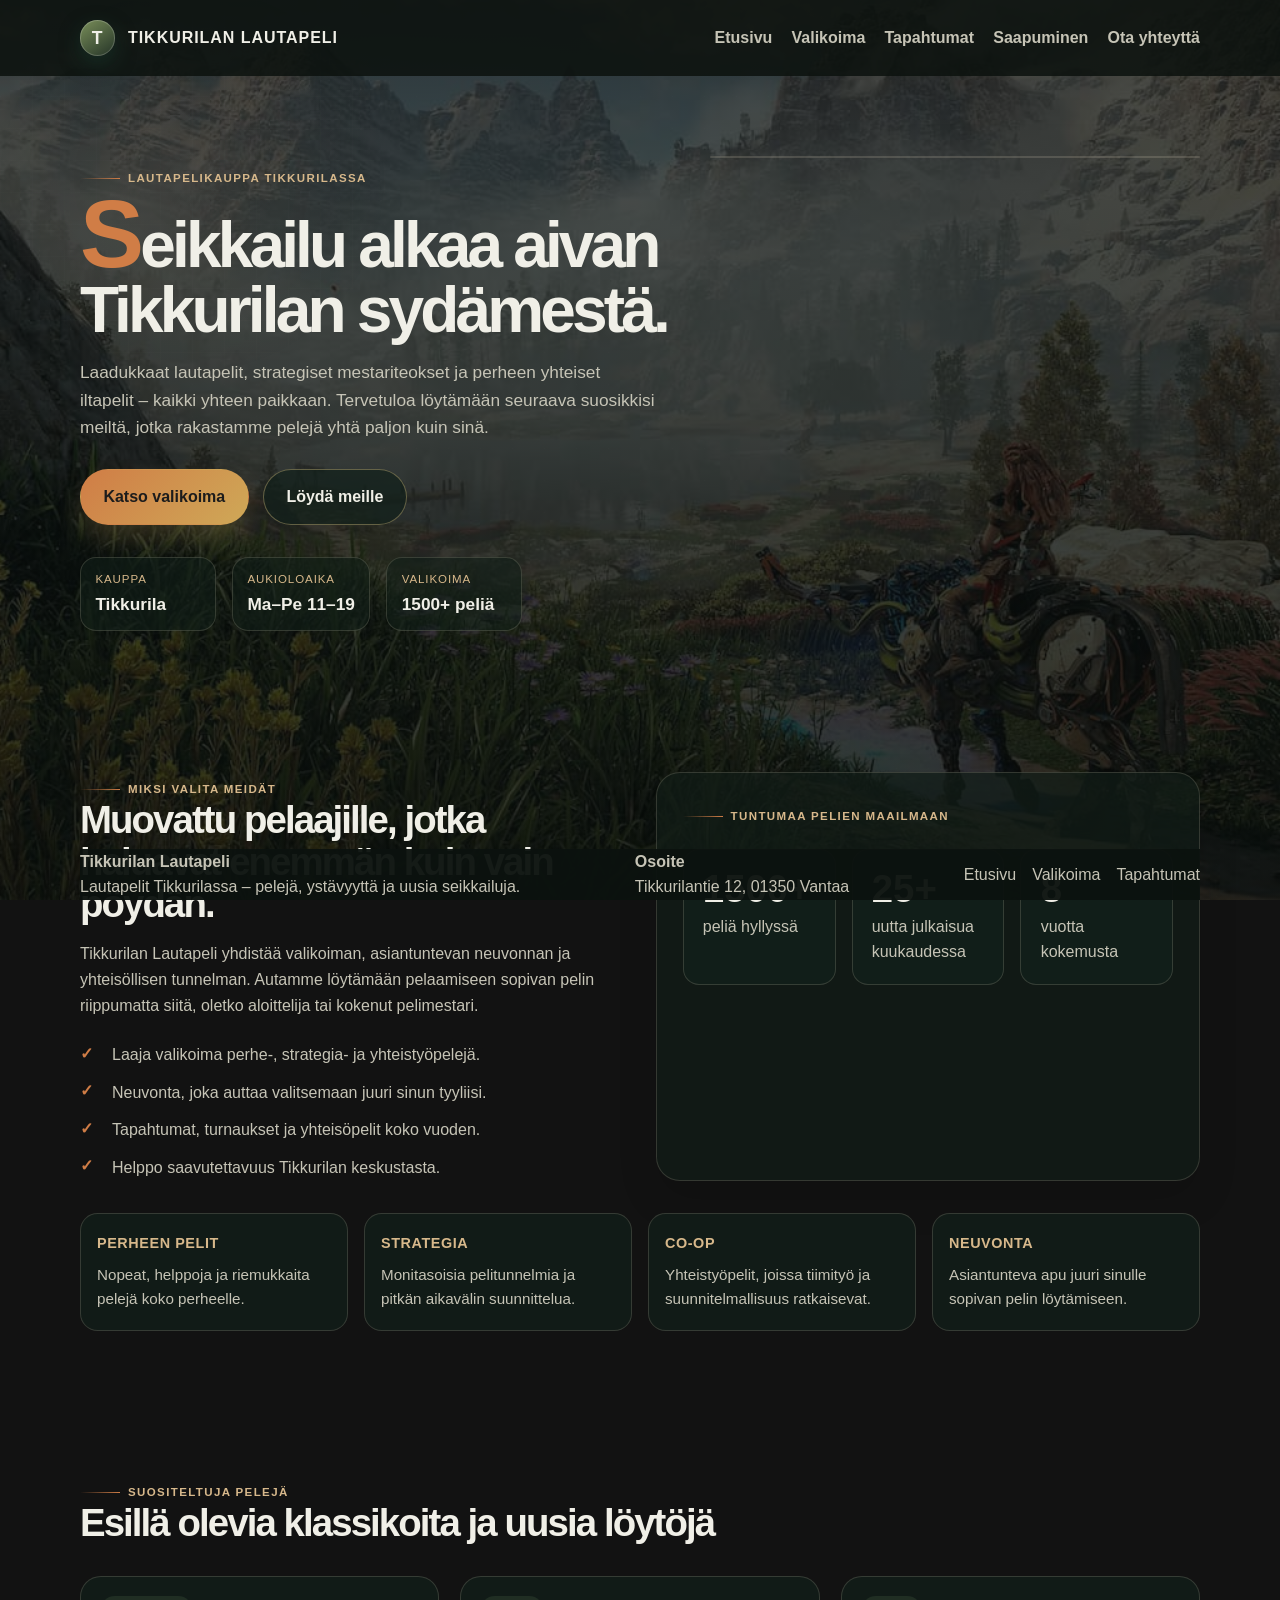
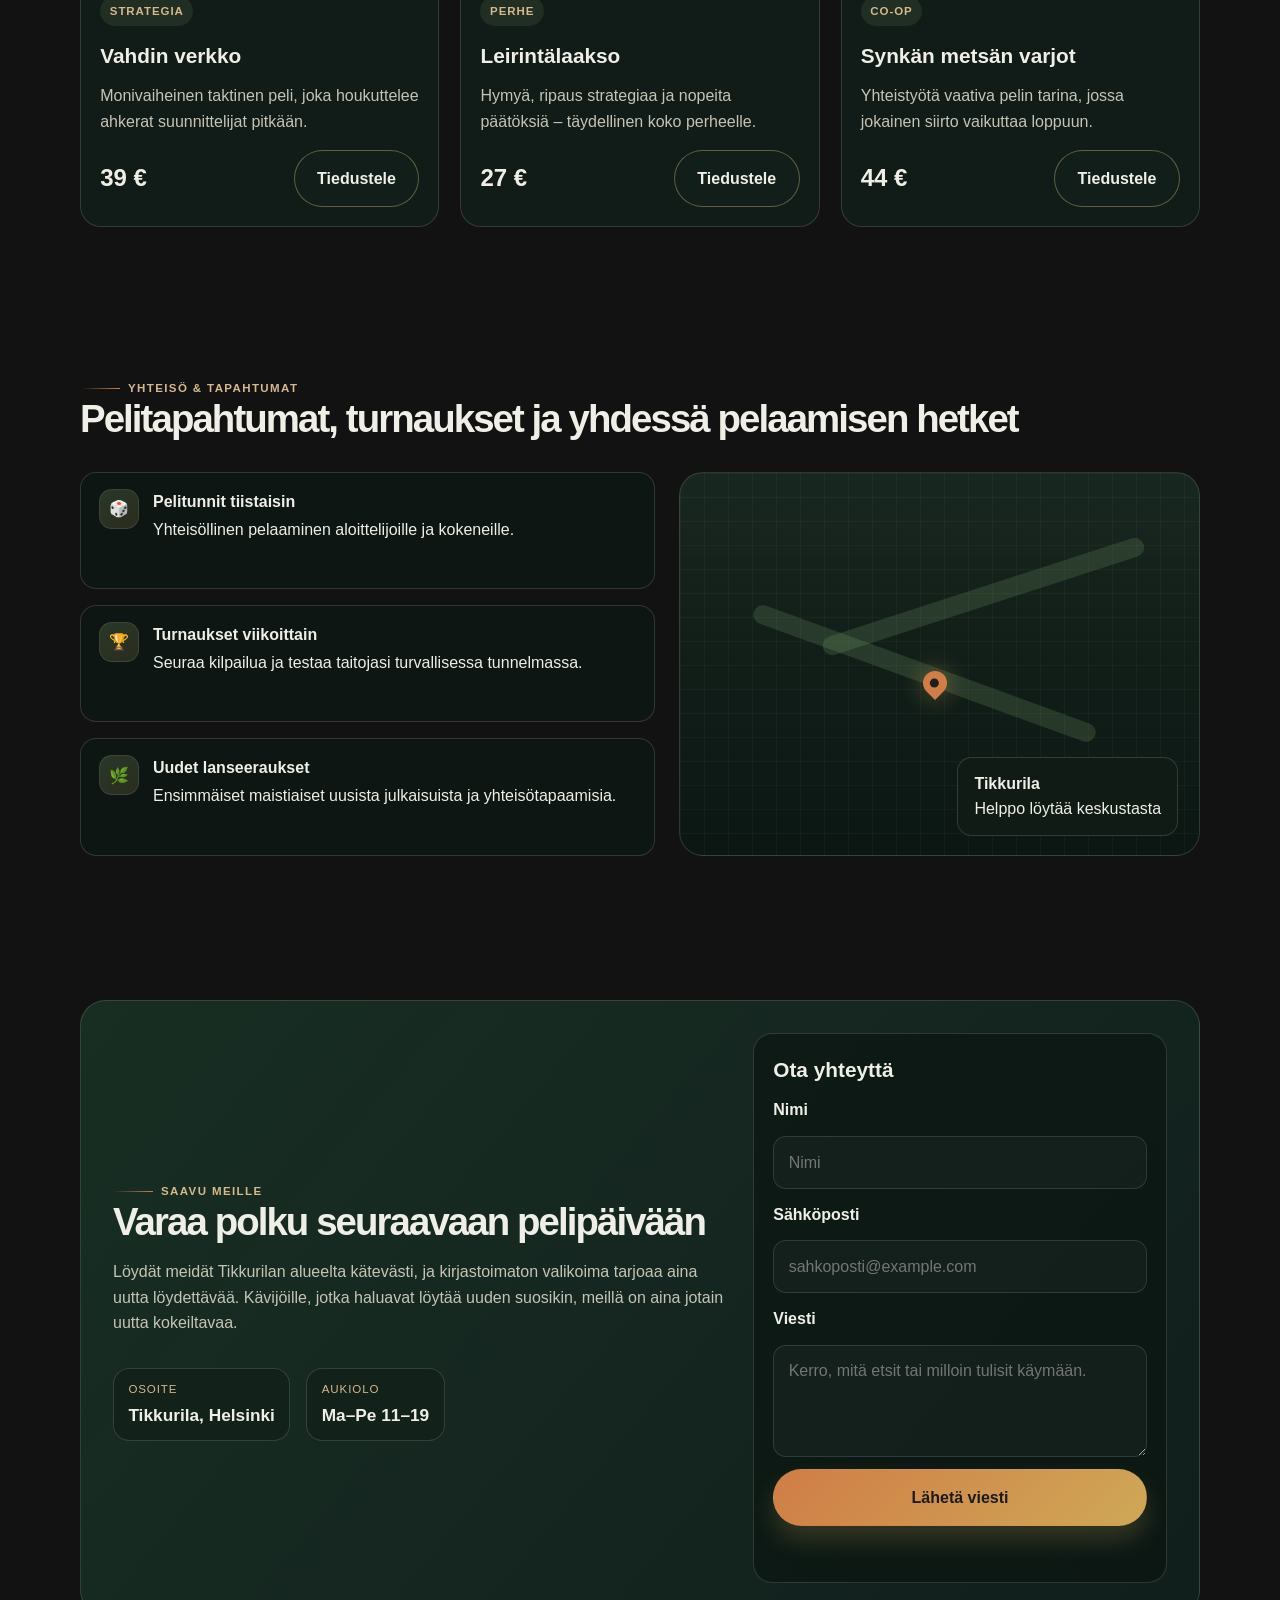
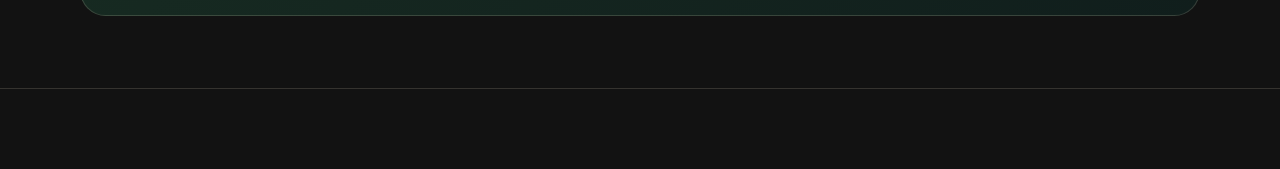
<file: nettisivut.html>
<!DOCTYPE html>
<html lang="fi">
  <head>
    <meta charset="UTF-8" />
    <meta name="viewport" content="width=device-width, initial-scale=1.0" />
    <meta
      name="description"
      content="Lautapelikauppa Tikkurilassa – strategia-, perhe- ja yhteistyöpelit, tapahtumat, neuvonta ja helposti saavutettava myymälä."
    />
    <meta name="theme-color" content="#090d0b" />
    <title>Tikkurilan Lautapeli | Lautapelikauppa Tikkurilassa</title>
    <link rel="stylesheet" href="styles.css" />
    <script src="script.js" defer></script>
  </head>
  <body>
    <a class="skip-link" href="#main-content">Hyppää sisältöön</a>

    <header class="site-header">
      <div class="container header-inner">
        <a href="#top" class="brand" aria-label="Tikkurilan Lautapeli etusivulle">
          <span class="brand-mark" aria-hidden="true">T</span>
          <span>Tikkurilan Lautapeli</span>
        </a>

        <button type="button" class="nav-toggle" aria-expanded="false" aria-controls="site-nav" aria-label="Avaa valikko">
          Valikko
        </button>

        <nav id="site-nav" class="nav" aria-label="Päävalikko">
          <a href="nettisivut.html">Etusivu</a>
          <a href="valikoima.html">Valikoima</a>
          <a href="tapahtumat.html">Tapahtumat</a>
          <a href="#saapuminen">Saapuminen</a>
          <a href="#ota-yhteytta">Ota yhteyttä</a>
        </nav>
      </div>
    </header>

    <main id="main-content">
      <section class="hero" id="top">
        <div class="container hero-grid">
          <div class="hero-copy">
            <span class="eyebrow">Lautapelikauppa Tikkurilassa</span>
            <h1>Seikkailu alkaa aivan Tikkurilan sydämestä.</h1>
            <p class="subhead">
              Laadukkaat lautapelit, strategiset mestariteokset ja perheen yhteiset iltapelit – kaikki yhteen paikkaan.
              Tervetuloa löytämään seuraava suosikkisi meiltä, jotka rakastamme pelejä yhtä paljon kuin sinä.
            </p>
            <div class="hero-actions">
              <a class="button" href="valikoima.html">Katso valikoima</a>
              <a class="button-secondary" href="#saapuminen">Löydä meille</a>
            </div>

            <div class="mini-meta" aria-label="Kaupan perustiedot">
              <div>
                <span class="meta-label">Kauppa</span>
                <span class="meta-value">Tikkurila</span>
              </div>
              <div>
                <span class="meta-label">Aukioloaika</span>
                <span class="meta-value">Ma–Pe 11–19</span>
              </div>
              <div>
                <span class="meta-label">Valikoima</span>
                <span class="meta-value">1500+ peliä</span>
              </div>
            </div>
          </div>

          <div class="hero-visual" aria-label="Pelien esittelykuva">
            <div class="showcase">
              <div class="board-illustration" aria-hidden="true"></div>

              <div class="floating-card top">
                <strong>4.9/5</strong>
                <span>Asiakasarvioinnit</span>
              </div>

              <div class="floating-card bottom">
                <strong>32</strong>
                <span>Yhteisötilaista peli-iltaa kuukaudessa</span>
              </div>
            </div>
          </div>
        </div>
      </section>

      <section class="section" id="kauppa">
        <div class="container">
          <div class="grid-2">
            <div>
              <span class="eyebrow">Miksi valita meidät</span>
              <h2>Muovattu pelaajille, jotka haluavat enemmän kuin vain pöydän.</h2>
              <p>
                Tikkurilan Lautapeli yhdistää valikoiman, asiantuntevan neuvonnan ja yhteisöllisen tunnelman. Autamme
                löytämään pelaamiseen sopivan pelin riippumatta siitä, oletko aloittelija tai kokenut pelimestari.
              </p>
              <ul class="check-list" aria-label="Kaupan vahvuudet">
                <li>Laaja valikoima perhe-, strategia- ja yhteistyöpelejä.</li>
                <li>Neuvonta, joka auttaa valitsemaan juuri sinun tyyliisi.</li>
                <li>Tapahtumat, turnaukset ja yhteisöpelit koko vuoden.</li>
                <li>Helppo saavutettavuus Tikkurilan keskustasta.</li>
              </ul>
            </div>

            <div class="panel">
              <span class="eyebrow">Tuntumaa pelien maailmaan</span>
              <div class="stats-grid" aria-label="Kaupan lukemat">
                <div class="stat-box">
                  <strong>1500+</strong>
                  <span>peliä hyllyssä</span>
                </div>
                <div class="stat-box">
                  <strong>25+</strong>
                  <span>uutta julkaisua kuukaudessa</span>
                </div>
                <div class="stat-box">
                  <strong>8</strong>
                  <span>vuotta kokemusta</span>
                </div>
              </div>
            </div>
          </div>

          <div class="feature-strip" aria-label="Kaupan palvelut">
            <article>
              <h3>Perheen pelit</h3>
              <p>Nopeat, helppoja ja riemukkaita pelejä koko perheelle.</p>
            </article>
            <article>
              <h3>Strategia</h3>
              <p>Monitasoisia pelitunnelmia ja pitkän aikavälin suunnittelua.</p>
            </article>
            <article>
              <h3>Co-op</h3>
              <p>Yhteistyöpelit, joissa tiimityö ja suunnitelmallisuus ratkaisevat.</p>
            </article>
            <article>
              <h3>Neuvonta</h3>
              <p>Asiantunteva apu juuri sinulle sopivan pelin löytämiseen.</p>
            </article>
          </div>
        </div>
      </section>

      <section class="section" id="valikoima">
        <div class="container">
          <span class="eyebrow">Suositeltuja pelejä</span>
          <h2>Esillä olevia klassikoita ja uusia löytöjä</h2>

          <div class="product-grid" aria-label="Suosittujen pelien valikoima">
            <article class="product-card">
              <div class="product-art" aria-hidden="true"></div>
              <div class="product-meta">
                <span class="tag">strategia</span>
                <h3>Vahdin verkko</h3>
                <p>Monivaiheinen taktinen peli, joka houkuttelee ahkerat suunnittelijat pitkään.</p>
                <div class="price-row">
                  <span class="price">39 €</span>
                  <a href="#ota-yhteytta" class="button-secondary">Tiedustele</a>
                </div>
              </div>
            </article>

            <article class="product-card">
              <div class="product-art" aria-hidden="true" style="background: linear-gradient(135deg, rgba(121, 155, 107, 0.32), rgba(216, 177, 93, 0.08)), linear-gradient(120deg, #25382d, #14271f);"></div>
              <div class="product-meta">
                <span class="tag">perhe</span>
                <h3>Leirintälaakso</h3>
                <p>Hymyä, ripaus strategiaa ja nopeita päätöksiä – täydellinen koko perheelle.</p>
                <div class="price-row">
                  <span class="price">27 €</span>
                  <a href="#ota-yhteytta" class="button-secondary">Tiedustele</a>
                </div>
              </div>
            </article>

            <article class="product-card">
              <div class="product-art" aria-hidden="true" style="background: linear-gradient(135deg, rgba(121, 155, 107, 0.32), rgba(216, 177, 93, 0.08)), linear-gradient(120deg, #22362d, #1b2d24);"></div>
              <div class="product-meta">
                <span class="tag">co-op</span>
                <h3>Synkän metsän varjot</h3>
                <p>Yhteistyötä vaativa pelin tarina, jossa jokainen siirto vaikuttaa loppuun.</p>
                <div class="price-row">
                  <span class="price">44 €</span>
                  <a href="#ota-yhteytta" class="button-secondary">Tiedustele</a>
                </div>
              </div>
            </article>
          </div>
        </div>
      </section>

      <section class="section" id="tapahtumat">
        <div class="container">
          <span class="eyebrow">Yhteisö & tapahtumat</span>
          <h2>Pelitapahtumat, turnaukset ja yhdessä pelaamisen hetket</h2>

          <div class="location-layout">
            <div class="info-stack" aria-label="Tapahtumatiedot">
              <div class="info-item">
                <div class="icon" aria-hidden="true">🎲</div>
                <div>
                  <strong>Pelitunnit tiistaisin</strong>
                  <span>Yhteisöllinen pelaaminen aloittelijoille ja kokeneille.</span>
                </div>
              </div>

              <div class="info-item">
                <div class="icon" aria-hidden="true">🏆</div>
                <div>
                  <strong>Turnaukset viikoittain</strong>
                  <span>Seuraa kilpailua ja testaa taitojasi turvallisessa tunnelmassa.</span>
                </div>
              </div>

              <div class="info-item">
                <div class="icon" aria-hidden="true">🌿</div>
                <div>
                  <strong>Uudet lanseeraukset</strong>
                  <span>Ensimmäiset maistiaiset uusista julkaisuista ja yhteisötapaamisia.</span>
                </div>
              </div>
            </div>

            <div class="map-box" aria-label="Kaupan sijainti kartalla">
              <div class="map-road" aria-hidden="true"></div>
              <div class="pin" aria-hidden="true"></div>
              <div class="map-label">
                <strong>Tikkurila</strong><br />
                <span>Helppo löytää keskustasta</span>
              </div>
            </div>
          </div>
        </div>
      </section>

      <section class="section" id="saapuminen">
        <div class="container">
          <div class="cta-box">
            <div>
              <span class="eyebrow">Saavu meille</span>
              <h2>Varaa polku seuraavaan pelipäivään</h2>
              <p>
                Löydät meidät Tikkurilan alueelta kätevästi, ja kirjastoimaton valikoima tarjoaa aina uutta löydettävää.
                Kävijöille, jotka haluavat löytää uuden suosikin, meillä on aina jotain uutta kokeiltavaa.
              </p>
              <div class="mini-meta">
                <div>
                  <span class="meta-label">Osoite</span>
                  <span class="meta-value">Tikkurila, Helsinki</span>
                </div>
                <div>
                  <span class="meta-label">Aukiolo</span>
                  <span class="meta-value">Ma–Pe 11–19</span>
                </div>
              </div>
            </div>

            <div class="form-box" id="ota-yhteytta">
              <h3>Ota yhteyttä</h3>
              <form id="contact-form" aria-label="Yhteydenottolomake">
                <label for="nimi">Nimi</label>
                <input id="nimi" type="text" name="nimi" placeholder="Nimi" autocomplete="name" required />

                <label for="email">Sähköposti</label>
                <input id="email" type="email" name="email" placeholder="sahkoposti@example.com" autocomplete="email" required />

                <label for="viesti">Viesti</label>
                <textarea id="viesti" name="viesti" placeholder="Kerro, mitä etsit tai milloin tulisit käymään." required></textarea>

                <button type="submit">Lähetä viesti</button>
                <div id="form-status" class="form-status" aria-live="polite"></div>
              </form>
            </div>
          </div>
        </div>
      </section>
    </main>

    <footer class="site-footer">
      <div class="container footer-inner">
        <div>
          <strong>Tikkurilan Lautapeli</strong><br />
          Lautapelit Tikkurilassa – pelejä, ystävyyttä ja uusia seikkailuja.
        </div>
        <div>
          <strong>Osoite</strong><br />
          Tikkurilantie 12, 01350 Vantaa
        </div>
        <div class="footer-links" aria-label="Sivuston linkit">
          <a href="nettisivut.html">Etusivu</a>
          <a href="valikoima.html">Valikoima</a>
          <a href="tapahtumat.html">Tapahtumat</a>
        </div>
      </div>
    </footer>

  </body>
</html>
</file>
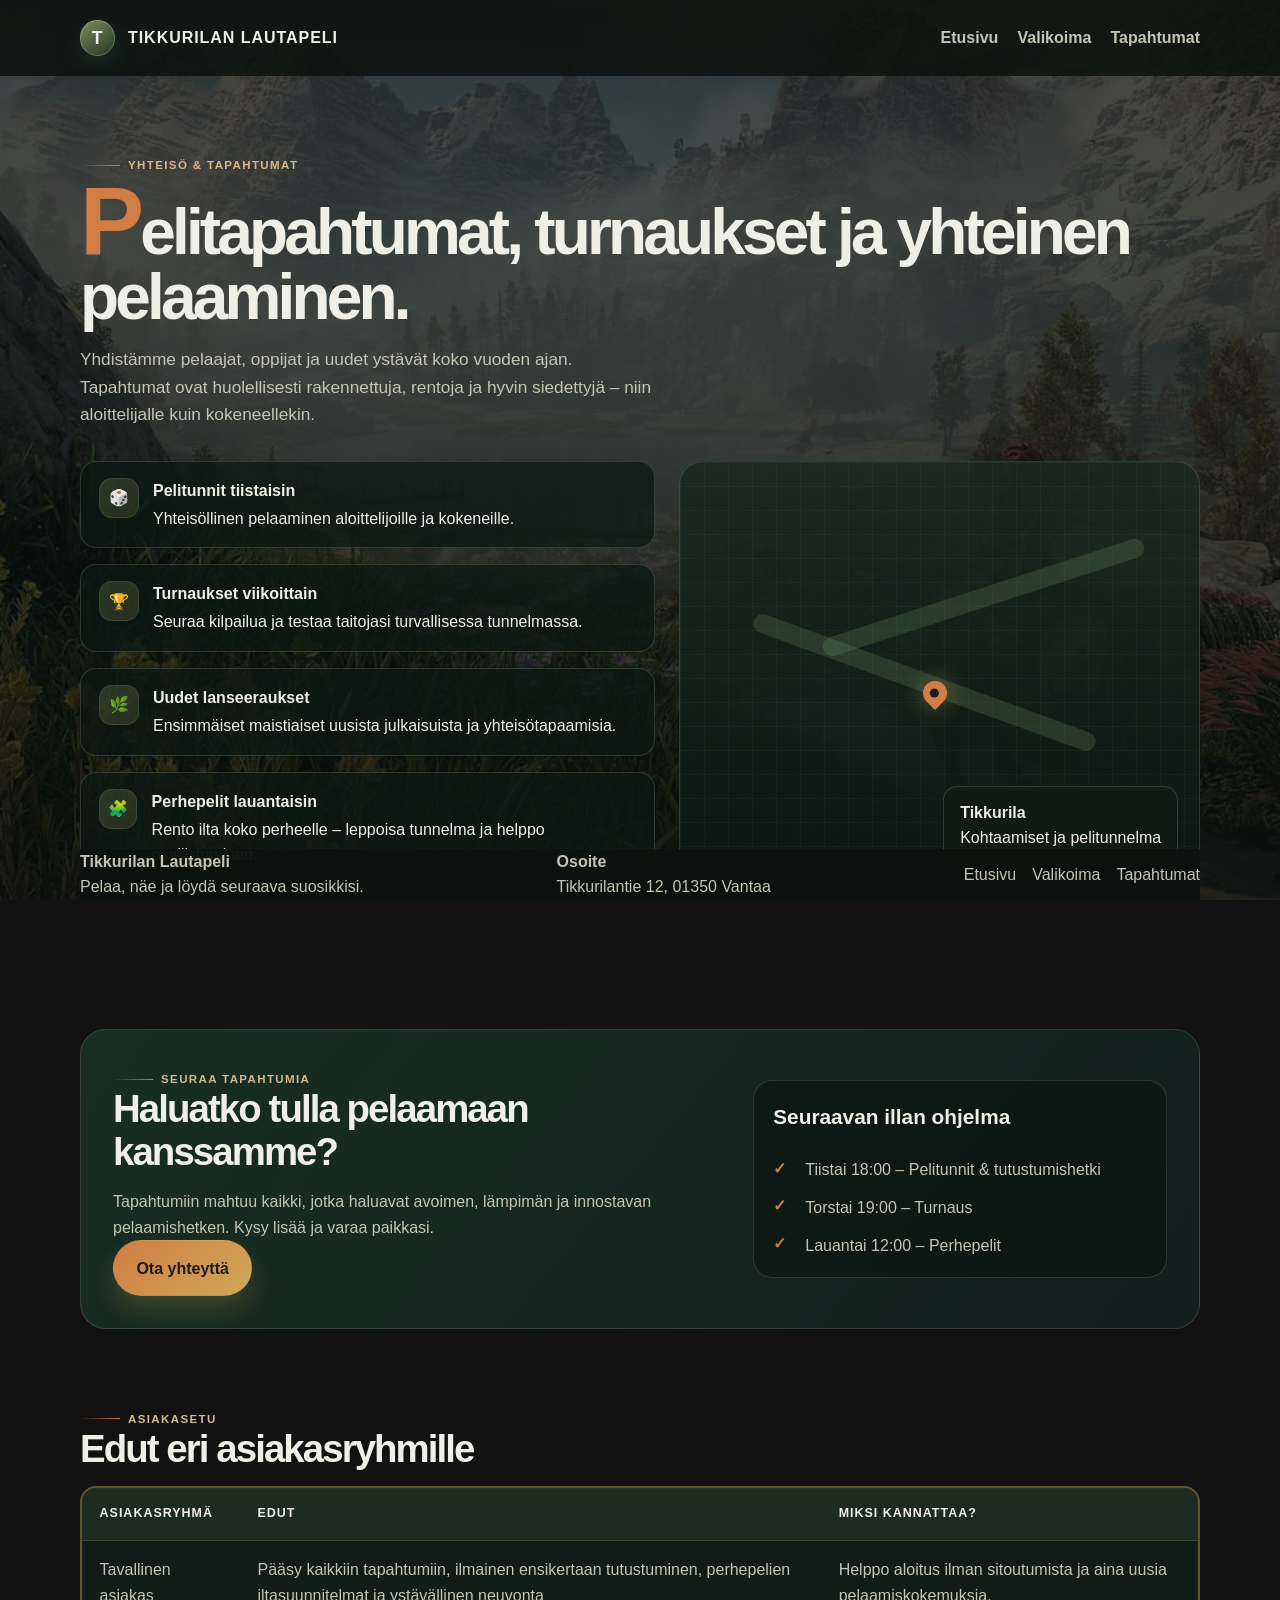
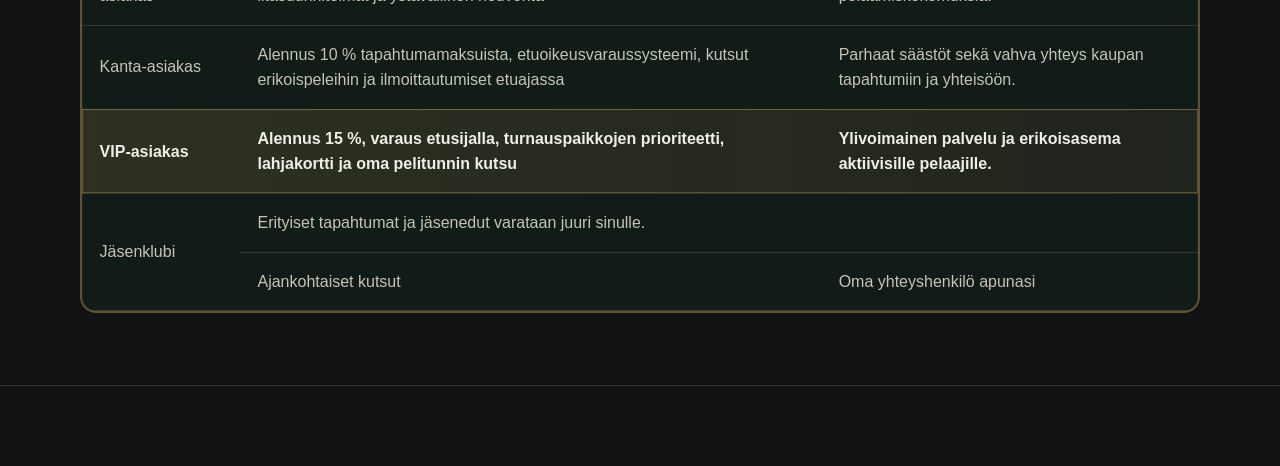
<file: tapahtumat.html>
<!DOCTYPE html>
<html lang="fi">
  <head>
    <meta charset="UTF-8" />
    <meta name="viewport" content="width=device-width, initial-scale=1.0" />
    <meta
      name="description"
      content="Tapahtumat, pelitunnit, turnaukset ja yhteisöpelit Tikkurilan lautapelikaupassa."
    />
    <meta name="theme-color" content="#090d0b" />
    <title>Tapahtumat | Tikkurilan Lautapeli</title>
    <link rel="stylesheet" href="styles.css" />
    <script src="script.js" defer></script>
  </head>
  <body>
    <a class="skip-link" href="#main-content">Hyppää sisältöön</a>

    <header class="site-header">
      <div class="container header-inner">
        <a href="index.html" class="brand" aria-label="Tikkurilan Lautapeli etusivulle">
          <span class="brand-mark" aria-hidden="true">T</span>
          <span>Tikkurilan Lautapeli</span>
        </a>

        <button type="button" class="nav-toggle" aria-expanded="false" aria-controls="site-nav" aria-label="Avaa valikko">
          Valikko
        </button>

        <nav id="site-nav" class="nav" aria-label="Päävalikko">
          <a href="index.html">Etusivu</a>
          <a href="valikoima.html">Valikoima</a>
          <a href="tapahtumat.html">Tapahtumat</a>
        </nav>
      </div>
    </header>

    <main id="main-content">
      <section class="section">
        <div class="container">
          <span class="eyebrow">Yhteisö & tapahtumat</span>
          <h1>Pelitapahtumat, turnaukset ja yhteinen pelaaminen.</h1>
          <p class="subhead">
            Yhdistämme pelaajat, oppijat ja uudet ystävät koko vuoden ajan. Tapahtumat ovat huolellisesti rakennettuja, rentoja ja hyvin siedettyjä – niin aloittelijalle kuin kokeneellekin.
          </p>

          <div class="location-layout">
            <div class="info-stack" aria-label="Tapahtumaohjelma">
              <div class="info-item">
                <div class="icon" aria-hidden="true">🎲</div>
                <div>
                  <strong>Pelitunnit tiistaisin</strong>
                  <span>Yhteisöllinen pelaaminen aloittelijoille ja kokeneille.</span>
                </div>
              </div>

              <div class="info-item">
                <div class="icon" aria-hidden="true">🏆</div>
                <div>
                  <strong>Turnaukset viikoittain</strong>
                  <span>Seuraa kilpailua ja testaa taitojasi turvallisessa tunnelmassa.</span>
                </div>
              </div>

              <div class="info-item">
                <div class="icon" aria-hidden="true">🌿</div>
                <div>
                  <strong>Uudet lanseeraukset</strong>
                  <span>Ensimmäiset maistiaiset uusista julkaisuista ja yhteisötapaamisia.</span>
                </div>
              </div>

              <div class="info-item">
                <div class="icon" aria-hidden="true">🧩</div>
                <div>
                  <strong>Perhepelit lauantaisin</strong>
                  <span>Rento ilta koko perheelle – leppoisa tunnelma ja helppo osallistuminen.</span>
                </div>
              </div>
            </div>

            <div class="map-box" aria-label="Tapahtumapaikka">
              <div class="map-road" aria-hidden="true"></div>
              <div class="pin" aria-hidden="true"></div>
              <div class="map-label">
                <strong>Tikkurila</strong><br />
                <span>Kohtaamiset ja pelitunnelma</span>
              </div>
            </div>
          </div>
        </div>
      </section>

      <section class="section">
        <div class="container">
          <div class="cta-box">
            <div>
              <span class="eyebrow">Seuraa tapahtumia</span>
              <h2>Haluatko tulla pelaamaan kanssamme?</h2>
              <p>
                Tapahtumiin mahtuu kaikki, jotka haluavat avoimen, lämpimän ja innostavan pelaamishetken. Kysy lisää ja varaa paikkasi.
              </p>
              <a class="button" href="index.html#ota-yhteytta">Ota yhteyttä</a>
            </div>

            <div class="form-box">
              <h3>Seuraavan illan ohjelma</h3>
              <ul class="check-list" aria-label="Seuraava ohjelma">
                <li>Tiistai 18:00 – Pelitunnit & tutustumishetki</li>
                <li>Torstai 19:00 – Turnaus</li>
                <li>Lauantai 12:00 – Perhepelit</li>
              </ul>
            </div>
          </div>
        </div>
      </section>

      <section class="section section-compact">
        <div class="container">
          <div class="table-heading">
            <span class="eyebrow">Asiakasetu</span>
            <h2>Edut eri asiakasryhmille</h2>
          </div>

          <div class="inventory-table-wrap">
            <table class="inventory-table" aria-label="Kanta-asiakkaan, VIP-asiakkaan ja tavallisen asiakkaan edut">
              <thead>
                <tr>
                  <th scope="col">Asiakasryhmä</th>
                  <th scope="col">Edut</th>
                  <th scope="col">Miksi kannattaa?</th>
                </tr>
              </thead>
              <tbody>
                <tr>
                  <td>Tavallinen asiakas</td>
                  <td>Pääsy kaikkiin tapahtumiin, ilmainen ensikertaan tutustuminen, perhepelien iltasuunnitelmat ja ystävällinen neuvonta</td>
                  <td>Helppo aloitus ilman sitoutumista ja aina uusia pelaamiskokemuksia.</td>
                </tr>
                <tr>
                  <td>Kanta-asiakas</td>
                  <td>Alennus 10 % tapahtumamaksuista, etuoikeusvaraussysteemi, kutsut erikoispeleihin ja ilmoittautumiset etuajassa</td>
                  <td>Parhaat säästöt sekä vahva yhteys kaupan tapahtumiin ja yhteisöön.</td>
                </tr>
                <tr class="vip-row">
                  <td>VIP-asiakas</td>
                  <td>Alennus 15 %, varaus etusijalla, turnauspaikkojen prioriteetti, lahjakortti ja oma pelitunnin kutsu</td>
                  <td>Ylivoimainen palvelu ja erikoisasema aktiivisille pelaajille.</td>
                </tr>
                <tr>
                  <td rowspan="2">Jäsenklubi</td>
                  <td colspan="2">Erityiset tapahtumat ja jäsenedut varataan juuri sinulle.</td>
                </tr>
                <tr>
                  <td>Ajankohtaiset kutsut</td>
                  <td>Oma yhteyshenkilö apunasi</td>
                </tr>
              </tbody>
            </table>
          </div>
        </div>
      </section>
    </main>

    <footer class="site-footer">
      <div class="container footer-inner">
        <div>
          <strong>Tikkurilan Lautapeli</strong><br />
          Pelaa, näe ja löydä seuraava suosikkisi.
        </div>
        <div>
          <strong>Osoite</strong><br />
          Tikkurilantie 12, 01350 Vantaa
        </div>
        <div class="footer-links" aria-label="Sivuston linkit">
          <a href="index.html">Etusivu</a>
          <a href="valikoima.html">Valikoima</a>
          <a href="tapahtumat.html">Tapahtumat</a>
        </div>
      </div>
    </footer>
  </body>
</html>
</file>
<file: styles.css>
:root {
  --bg-900: #090d0b;
  --bg-800: #121712;
  --bg-700: #1d251d;
  --panel: rgba(20, 22, 18, 0.92);
  --panel-strong: rgba(29, 34, 27, 0.96);
  --panel-alt: rgba(15, 17, 15, 0.75);
  --grass: #7a8f5a;
  --grass-strong: #5d7344;
  --forest: #243327;
  --moss: #c8c0a8;
  --sand: #d7b88b;
  --gold: #d07d46;
  --ember: #ff9a5a;
  --text: #f0efe7;
  --muted: #c6c4b6;
  --line: rgba(214, 206, 180, 0.18);
  --shadow: rgba(0, 0, 0, 0.45);
  color-scheme: dark;
}

* {
  box-sizing: border-box;
}

html {
  scroll-behavior: smooth;
}

body {
  margin: 0;
  min-height: 100vh;
  font-family: "Segoe UI", Tahoma, Geneva, Verdana, sans-serif;
  background:
    linear-gradient(rgba(9, 13, 11, 0.72), rgba(9, 13, 11, 0.84)),
    url("horizon.jpg") center center / cover no-repeat;
  background-attachment: fixed;
  color: var(--text);
  line-height: 1.6;
}

body::before {
  content: "";
  position: fixed;
  inset: 0;
  background:
    linear-gradient(rgba(255,255,255,0.015) 1px, transparent 1px),
    linear-gradient(90deg, rgba(255,255,255,0.015) 1px, transparent 1px),
    radial-gradient(circle at 15% 20%, rgba(208, 125, 70, 0.12), transparent 16%);
  background-size: 32px 32px, 32px 32px, 100% 100%;
  pointer-events: none;
  z-index: -1;
  opacity: 0.38;
}

a {
  color: inherit;
  text-decoration: none;
}

img {
  max-width: 100%;
  display: block;
}

button,
input,
textarea {
  font: inherit;
}

:focus-visible {
  outline: 2px solid var(--gold);
  outline-offset: 3px;
}

.skip-link {
  position: absolute;
  left: 1rem;
  top: -3rem;
  background: var(--gold);
  color: #1f1f1f;
  padding: 0.7rem 1rem;
  border-radius: 0.5rem;
  transition: top 0.2s ease;
  z-index: 1000;
}

.skip-link:focus {
  top: 1rem;
}

.container {
  width: min(1120px, calc(100% - 2rem));
  margin: 0 auto;
}

.section {
  padding: 4.5rem 0;
}

.eyebrow {
  display: inline-flex;
  align-items: center;
  gap: 0.5rem;
  letter-spacing: 0.12em;
  text-transform: uppercase;
  font-size: 0.72rem;
  font-weight: 700;
  color: var(--sand);
}

.eyebrow::before {
  content: "";
  width: 2.5rem;
  height: 1px;
  background: linear-gradient(90deg, transparent, var(--gold));
}

h1,
h2,
h3,
p {
  margin-top: 0;
}

h1 {
  font-size: clamp(2.6rem, 5vw, 5rem);
  line-height: 0.96;
  letter-spacing: -0.06em;
  margin-bottom: 1.1rem;
}

h1::first-letter {
  font-size: 1.5em;
  color: var(--gold);
}

h2 {
  font-size: clamp(2rem, 3vw, 3rem);
  line-height: 1.1;
  letter-spacing: -0.05em;
  margin-bottom: 1rem;
}

h3 {
  font-size: 1.3rem;
  margin-bottom: 0.7rem;
}

p {
  color: var(--muted);
  margin-bottom: 1.2rem;
}

.site-header {
  position: sticky;
  top: 0;
  z-index: 50;
    background: rgba(12, 18, 15, 0.86);
  display: flex;
  align-items: center;
  justify-content: space-between;
  min-height: 4.75rem;
}

.header-inner {
  display: flex;
  align-items: center;
  justify-content: space-between;
  min-height: 4.75rem;
}

.brand {
  display: inline-flex;
  align-items: center;
  gap: 0.8rem;
  font-weight: 800;
  letter-spacing: 0.06em;
  text-transform: uppercase;
}

.brand-mark {
  width: 2.2rem;
  height: 2.2rem;
  display: grid;
  place-items: center;
  border-radius: 50%;
  background: linear-gradient(145deg, var(--grass), var(--forest));
  box-shadow: inset 0 0 0 1px rgba(255, 255, 255, 0.2), 0 8px 20px rgba(26, 64, 47, 0.5);
  color: var(--text);
  font-size: 1.1rem;
}

.nav {
  display: flex;
  align-items: center;
  gap: 1.2rem;
}

.nav a {
  color: var(--muted);
  font-weight: 600;
  transition: color 0.2s ease, opacity 0.2s ease;
}

.nav a:hover,
.nav a:focus-visible {
  color: var(--text);
}

.nav-toggle {
  display: none;
  margin-left: auto;
  background: transparent;
  border: 1px solid var(--line);
  border-radius: 0.75rem;
  color: var(--text);
  padding: 0.6rem 0.8rem;
}

.button,
button[type="submit"],
.button-secondary {
  display: inline-flex;
  align-items: center;
  justify-content: center;
  gap: 0.6rem;
  padding: 0.9rem 1.4rem;
  border-radius: 999px;
  border: 1px solid transparent;
  font-weight: 700;
  cursor: pointer;
  transition: transform 0.2s ease, box-shadow 0.2s ease, border-color 0.2s ease;
}

.button,
button[type="submit"] {
  background: linear-gradient(135deg, var(--gold), #cfa857);
  color: #1c1c1c;
  box-shadow: 0 14px 24px rgba(216, 177, 93, 0.2);
}

.button:hover,
.button:focus-visible,
button[type="submit"]:hover,
button[type="submit"]:focus-visible {
  transform: translateY(-2px);
}

.button-secondary {
  border-color: rgba(216, 193, 127, 0.4);
  color: var(--text);
  background: rgba(18, 32, 27, 0.7);
}

.hero {
  padding: 5rem 0 4rem;
}

.hero-grid {
  display: grid;
  grid-template-columns: 1.1fr 0.9fr;
  gap: 2rem;
  align-items: center;
}

.hero-copy {
  max-width: 38rem;
}

.subhead {
  max-width: 36rem;
  font-size: 1.08rem;
  color: var(--muted);
}

.hero-actions {
  display: flex;
  flex-wrap: wrap;
  gap: 0.9rem;
  margin-top: 1.7rem;
}

.mini-meta {
  display: flex;
  flex-wrap: wrap;
  gap: 1rem;
  margin-top: 2rem;
}

.mini-meta div {
  padding: 0.7rem 0.9rem;
  border: 1px solid var(--line);
  border-radius: 1rem;
  background: rgba(17, 30, 24, 0.6);
  min-width: 8.5rem;
}

.meta-label {
  display: block;
  color: var(--sand);
  font-size: 0.72rem;
  letter-spacing: 0.08em;
  text-transform: uppercase;
  margin-bottom: 0.2rem;
}

.meta-value {
  font-weight: 700;
  font-size: 1.08rem;
}

.hero-visual {
  position: relative;
  min-height: 30rem;
}

.showcase {
  position: relative;
  height: 100%;
  border-radius: 1.8rem;
  background:
    linear-gradient(180deg, rgba(18, 20, 17, 0.2), rgba(7, 10, 9, 0.9)),
    linear-gradient(130deg, rgba(122, 143, 90, 0.18), rgba(208, 125, 70, 0.12));
  border: 1px solid var(--line);
  overflow: hidden;
  box-shadow: 0 30px 80px rgba(0, 0, 0, 0.4);
}

.showcase::before {
  content: "";
  position: absolute;
  inset: 0;
  background:
    linear-gradient(135deg, rgba(255, 255, 255, 0.05), transparent 40%),
    radial-gradient(circle at 30% 8%, rgba(255, 154, 90, 0.2), transparent 24%),
    radial-gradient(circle at 70% 38%, rgba(122, 143, 90, 0.18), transparent 30%);
}

.showcase::after {
  content: "";
  position: absolute;
  inset: 0;
    background: linear-gradient(180deg, rgba(255,255,255,0.04), transparent 45%);
    opacity: 0.7;
  left: 50%;
  top: 50%;
  transform: translate(-50%, -50%);
  width: min(80%, 430px);
  aspect-ratio: 1;
  border-radius: 1.5rem;
  background:
    linear-gradient(145deg, rgba(59, 70, 58, 0.96), rgba(21, 28, 23, 0.98));
  border: 1px solid rgba(255, 255, 255, 0.12);
  box-shadow: inset 0 0 0 1px rgba(255,255,255,0.08), 0 30px 50px rgba(0,0,0,0.28);
}

.board-illustration::before,
.board-illustration::after {
  content: "";
  position: absolute;
  inset: 10%;
  border-radius: 1.25rem;
  border: 1px solid rgba(255,255,255,0.12);
}

.board-illustration::after {
  inset: 18%;
  background:
    linear-gradient(90deg, rgba(255,255,255,0.07) 1px, transparent 1px),
    linear-gradient(rgba(255,255,255,0.07) 1px, transparent 1px),
    radial-gradient(circle at 50% 50%, rgba(208, 125, 70, 0.8), rgba(122, 143, 90, 0.18) 62%, transparent 64%);
  background-size: 24px 24px, 24px 24px, 100% 100%;
}

.floating-card {
  position: absolute;
  background: rgba(20, 33, 29, 0.85);
  border: 1px solid var(--line);
  border-radius: 1rem;

  right: 1.5rem;
  padding: 1rem 1.2rem;
}

.floating-card.bottom {
  left: 1.2rem;
  bottom: 1.2rem;
  padding: 0.9rem 1.1rem;
}

.floating-card strong {
  display: block;
  font-size: 1.4rem;
  color: var(--text);
}

.floating-card span {
  color: var(--muted);
  font-size: 0.82rem;
}

.feature-strip {
  display: grid;
  grid-template-columns: repeat(4, minmax(0, 1fr));
  gap: 1rem;
  margin-top: 2rem;
}

.feature-strip article {
  background: rgba(18, 33, 27, 0.66);
  border: 1px solid var(--line);
  border-radius: 1.1rem;
  padding: 1.15rem 1rem;
}

.feature-strip h3 {
  font-size: 0.9rem;
  letter-spacing: 0.04em;
  text-transform: uppercase;
  color: var(--sand);
  margin-bottom: 0.5rem;
}

.feature-strip p {
  margin: 0;
  color: var(--muted);
  font-size: 0.95rem;
}

.grid-2 {
  display: grid;
  grid-template-columns: 1fr 1fr;
  gap: 2rem;
}

.panel {
  background: rgba(17, 28, 23, 0.72);
  border: 1px solid var(--line);
  border-radius: 1.5rem;
  padding: 1.6rem;
  box-shadow: 0 18px 40px rgba(0, 0, 0, 0.12);
}

.check-list {
  list-style: none;
  padding: 0;
  margin: 1.5rem 0 0;
  display: grid;
  gap: 0.75rem;
}

.check-list li {
  position: relative;
  padding-left: 2rem;
  color: var(--muted);
}

.check-list li::before {
  content: "✓";
  position: absolute;
  left: 0;
  top: -0.1rem;
  color: var(--gold);
  font-weight: 800;
}

.stats-grid {
  display: grid;
  grid-template-columns: repeat(3, minmax(0, 1fr));
  gap: 1rem;
  margin-top: 1.5rem;
}

.stat-box {
  background: rgba(18, 34, 28, 0.72);
  border: 1px solid var(--line);
  border-radius: 1rem;
  padding: 1.2rem;
}

.stat-box strong {
  display: block;
  font-size: clamp(1.7rem, 3vw, 2.5rem);
  line-height: 1;
  margin-bottom: 0.35rem;
}

.stat-box span {
  color: var(--muted);
}

.product-grid {
  display: grid;
  grid-template-columns: repeat(3, minmax(0, 1fr));
  gap: 1.3rem;
  margin-top: 2rem;
}

.section-compact {
  padding-top: 0;
}

.table-heading {
  margin-bottom: 1rem;
}

.inventory-table-wrap {
  overflow-x: auto;
  border: 2px solid rgba(216, 177, 93, 0.38);
  border-radius: 1rem;
  background: rgba(18, 31, 26, 0.82);
  box-shadow: inset 0 0 0 1px rgba(255,255,255,0.03);
}

.inventory-table {
  width: 100%;
  border-collapse: collapse;
  min-width: 500px;
}

.inventory-table th,
.inventory-table td {
  text-align: left;
  padding: 1rem 1.1rem;
  border-bottom: 1px solid rgba(216, 177, 93, 0.2);
}

.inventory-table thead th {
  background: rgba(121, 155, 107, 0.12);
  color: var(--text);
  font-size: 0.78rem;
  letter-spacing: 0.08em;
  text-transform: uppercase;
}

.inventory-table tbody tr:hover {
  background: rgba(255, 255, 255, 0.02);
}

.inventory-table tbody td {
  color: var(--muted);
}

.inventory-table tbody tr.vip-row {
  background: linear-gradient(90deg, rgba(216, 177, 93, 0.15), rgba(255, 154, 90, 0.06));
  box-shadow: inset 0 0 0 1px rgba(216, 177, 93, 0.3);
}

.inventory-table tbody tr.vip-row td {
  color: var(--text);
  font-weight: 600;
}

.product-card {
  background: rgba(18, 31, 26, 0.8);
  border: 1px solid var(--line);
  border-radius: 1.3rem;
  overflow: hidden;
  transition: transform 0.2s ease, border-color 0.2s ease;
}

.product-card img {
  display: block;
  width: 100%;
  height: 12rem;
  object-fit: cover;
  border-radius: 0.8rem;
  margin-bottom: 0.9rem;
  padding: 0.5rem;
  background: rgba(255, 255, 255, 0.03);
}

@media (max-width: 680px) {
  .product-card img {
    height: 10rem;
  }
}

.product-card:hover,
.product-card:focus-within {
  transform: translateY(-3px);
  border-color: rgba(216, 177, 93, 0.5);
}

.product-meta {
  padding: 1.2rem;
}

.tag {
  display: inline-block;
  padding: 0.35rem 0.6rem;
  border-radius: 999px;
  background: rgba(121, 155, 107, 0.14);
  color: var(--sand);
  font-size: 0.72rem;
  text-transform: uppercase;
  letter-spacing: 0.08em;
  font-weight: 700;
  margin-bottom: 0.8rem;
}

.product-meta p {
  margin-bottom: 1rem;
}

.price-row {
  display: flex;
  justify-content: space-between;
  align-items: center;
  gap: 0.8rem;
}

.price {
  font-size: 1.5rem;
  font-weight: 800;
  color: var(--text);
}

.price small {
  font-size: 0.64rem;
  color: var(--muted);
  font-weight: 700;
}

.location-layout {
  display: grid;
  grid-template-columns: 1.05fr 0.95fr;
  gap: 1.5rem;
  margin-top: 2rem;
}

.info-stack {
  display: grid;
  gap: 1rem;
}

.info-item {
  display: flex;
  align-items: flex-start;
  gap: 0.9rem;
  padding: 1rem 1.1rem;
  border-radius: 1rem;
  border: 1px solid var(--line);
  background: rgba(13, 25, 20, 0.75);
}

.info-item .icon {
  width: 2.5rem;
  height: 2.5rem;
  border-radius: 0.8rem;
  display: grid;
  place-items: center;
  color: var(--text);
  background: linear-gradient(145deg, rgba(121, 155, 107, 0.26), rgba(216, 177, 93, 0.15));
  border: 1px solid rgba(255,255,255,0.09);
}

.info-item strong {
  display: block;
  margin-bottom: 0.15rem;
}

.map-box {
  position: relative;
  min-height: 24rem;
  background: linear-gradient(180deg, rgba(25, 42, 33, 0.88), rgba(11, 23, 19, 0.94));
  border: 1px solid var(--line);
  border-radius: 1.5rem;
  overflow: hidden;
}

.map-box::before {
  content: "";
  position: absolute;
  inset: 0;
  background:
    linear-gradient(90deg, rgba(255,255,255,0.03) 1px, transparent 1px),
    linear-gradient(rgba(255,255,255,0.03) 1px, transparent 1px);
  background-size: 24px 24px;
}

.map-road {
  position: absolute;
  inset: 0;
}

.map-road::before,
.map-road::after {
  content: "";
  position: absolute;
  background: rgba(121, 155, 107, 0.22);
  border-radius: 999px;
}

.map-road::before {
  width: 70%;
  height: 1.2rem;
  left: 12%;
  top: 50%;
  transform: rotate(20deg);
}

.map-road::after {
  width: 65%;
  height: 1.2rem;
  left: 26%;
  top: 30%;
  transform: rotate(-18deg);
}

.pin {
  position: absolute;
  left: 50%;
  top: 52%;
  transform: translate(-50%, -50%);
  width: 1.5rem;
  height: 1.5rem;
  background: var(--gold);
  border-radius: 50% 50% 50% 0;
  transform-origin: center;
  rotate: -45deg;
  box-shadow: 0 0 24px rgba(216, 177, 93, 0.45);
}

.pin::after {
  content: "";
  position: absolute;
  width: 0.55rem;
  height: 0.55rem;
  background: #1b1f1d;
  border-radius: 50%;
  left: 0.45rem;
  top: 0.45rem;
}

.map-label {
  position: absolute;
  right: 1.3rem;
  bottom: 1.2rem;
  background: rgba(17, 28, 23, 0.9);
  border: 1px solid var(--line);
  border-radius: 0.9rem;
  padding: 0.8rem 1rem;
}

.cta-box {
  display: grid;
  grid-template-columns: 1.2fr 0.8fr;
  gap: 1.2rem;
  align-items: center;
  background: linear-gradient(130deg, rgba(25, 48, 36, 0.96), rgba(17, 32, 30, 0.9));
  border: 1px solid var(--line);
  border-radius: 1.6rem;
  padding: clamp(1.2rem, 3vw, 2rem);
}

.cta-box p {
  margin: 0.4rem 0 0;
}

.form-box {
  background: rgba(11, 22, 17, 0.68);
  border: 1px solid var(--line);
  border-radius: 1.2rem;
  padding: 1.2rem;
}

form {
  display: grid;
  gap: 0.8rem;
}

label {
  display: grid;
  gap: 0.35rem;
  color: var(--text);
  font-weight: 600;
}

input,
textarea {
  width: 100%;
  border: 1px solid rgba(255,255,255,0.12);
  border-radius: 0.8rem;
  background: rgba(255,255,255,0.03);
  color: var(--text);
  padding: 0.8rem 0.9rem;
}

textarea {
  min-height: 7rem;
  resize: vertical;
}

.form-status {
  min-height: 1.5em;
  color: var(--sand);
  font-weight: 600;
}

.site-footer {
  padding: 2rem 0 3rem;
  border-top: 1px solid var(--line);
  color: var(--muted);
}

.footer-inner {
  position: fixed;
  bottom: 0;
  left: 0;
  right: 0;
  display: flex;
  align-items: center;
  justify-content: space-between;
  gap: 1rem;
  flex-wrap: wrap;
  background: rgba(12, 18, 15, 0.96);
}

.footer-links {
  display: flex;
  flex-wrap: wrap;
  gap: 1rem;
}

@media (max-width: 900px) {
  body {
    background-attachment: scroll;
    background-position: center top;
  }

  .hero-grid,
  .grid-2,
  .location-layout,
  .cta-box {
    grid-template-columns: 1fr;
  }

  .feature-strip,
  .product-grid {
    grid-template-columns: repeat(2, minmax(0, 1fr));
  }
}

@media (max-width: 680px) {
  body {
    background-position: top center;
    background-size: 180% auto;
  }

  .nav-toggle {
    display: inline-flex;
  }

  .nav {
    display: none;
    position: absolute;
    top: calc(100% + 0.5rem);
    right: 1rem;
    left: 1rem;
    flex-direction: column;
    align-items: stretch;
    background: rgba(15, 25, 21, 0.96);
    border: 1px solid var(--line);
    border-radius: 1rem;
    padding: 0.8rem;
    box-shadow: 0 18px 40px rgba(0,0,0,0.25);
  }

  .nav.open {
    display: flex;
  }

  .nav a {
    padding: 0.55rem 0.25rem;
  }

  .feature-strip,
  .product-grid,
  .stats-grid {
    grid-template-columns: 1fr;
  }

  .header-inner {
    min-height: 4.2rem;
  }

  .hero {
    padding-top: 3.5rem;
  }
}

@media (prefers-reduced-motion: reduce) {
  *, *::before, *::after {
    scroll-behavior: auto !important;
    animation: none !important;
    transition: none !important;
  }
}
</file>
